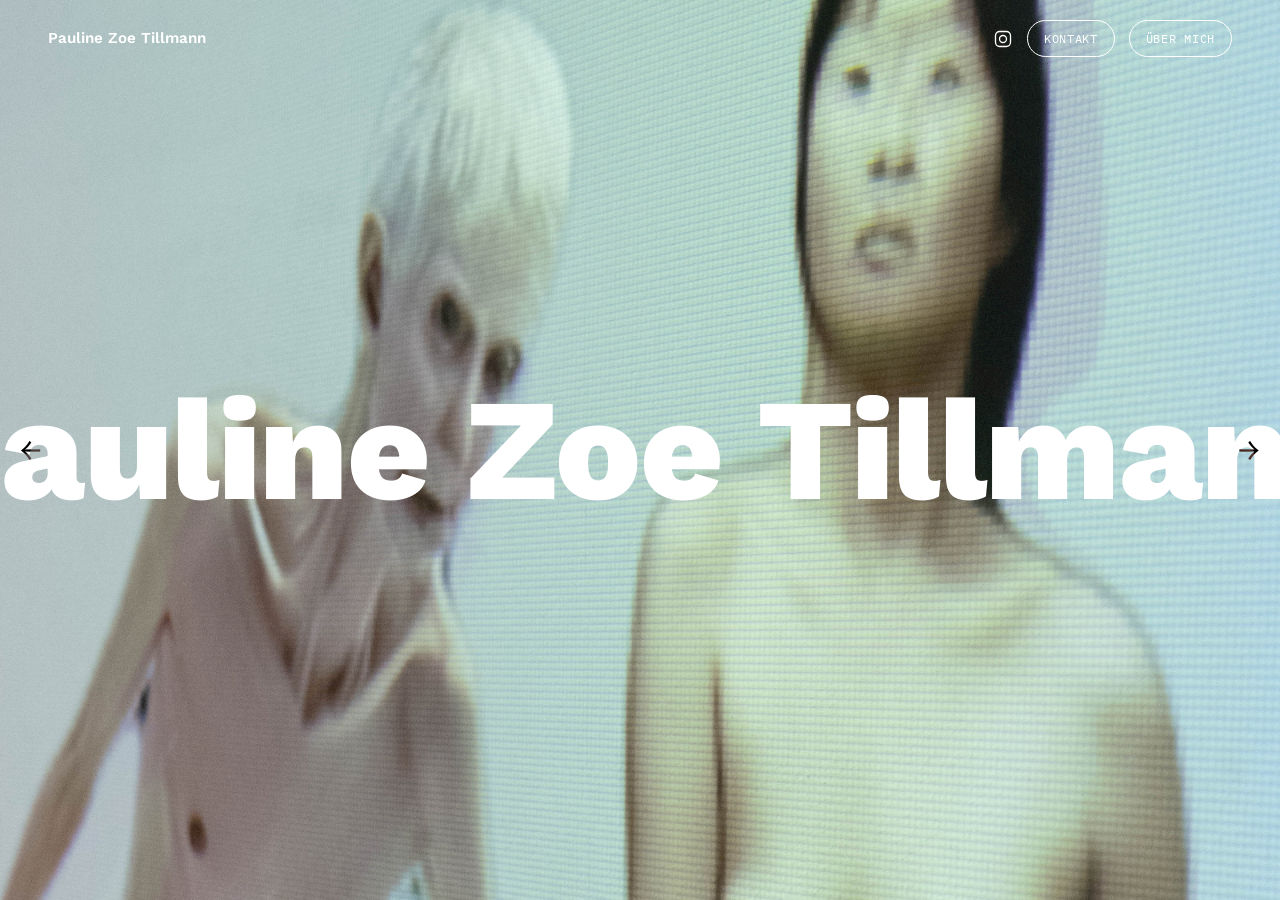
<file: index.html>
<!DOCTYPE html>
<html lang="de">
<head>
<meta charset="UTF-8" />
<meta name="viewport" content="width=device-width, initial-scale=1.0" />
<title>Pauline Zoe Tillmann</title>
<meta name="description" content="Portfolio von Pauline Zoe Tillmann." />
<link rel="stylesheet" href="css/style.css" />
</head>
<body class="landing-view">

<header class="site-chrome chrome-overlay">
  <a href="index.html" class="site-name">Pauline Zoe Tillmann</a>
  <div class="site-chrome-right">
    <a href="https://instagram.com/" target="_blank" rel="noopener" class="icon-link" aria-label="Instagram">
      <svg viewBox="0 0 24 24" fill="none" xmlns="http://www.w3.org/2000/svg" stroke-width="1.6">
        <rect x="3" y="3" width="18" height="18" rx="5" />
        <circle cx="12" cy="12" r="4.2" />
        <circle cx="17.4" cy="6.6" r="1" fill="currentColor" stroke="none" />
      </svg>
    </a>
    <a href="kontakt.html" class="btn-chrome">Kontakt</a>
    <a href="ueber-mich.html" class="btn-chrome">Über mich</a>
  </div>
</header>

<main class="stage-full">
  <div class="stage-photo-wrap" id="stagePhotoWrap">
    <img id="stagePhoto" src="" alt="" class="stage-photo-full" />
  </div>

  <div class="landing-name" id="landingName">
    <h1>Pauline Zoe Tillmann</h1>
  </div>

  <button class="edge-arrow edge-arrow-left" id="prevArrow" aria-label="Vorheriges Bild">←</button>
  <button class="edge-arrow edge-arrow-right" id="nextArrow" aria-label="Nächstes Bild">→</button>
</main>

<!-- SVG filter for the wave-distortion hover effect -->
<svg width="0" height="0" style="position:absolute" aria-hidden="true">
  <defs>
    <filter id="wave-distort" x="-20%" y="-20%" width="140%" height="140%">
      <feTurbulence id="waveTurb" type="fractalNoise" baseFrequency="0.012 0.02" numOctaves="2" seed="7" result="noise" />
      <feDisplacementMap id="waveDisplace" in="SourceGraphic" in2="noise" scale="0" xChannelSelector="R" yChannelSelector="G" />
    </filter>
  </defs>
</svg>

<script src="js/script.js"></script>
</body>
</html>
</file>
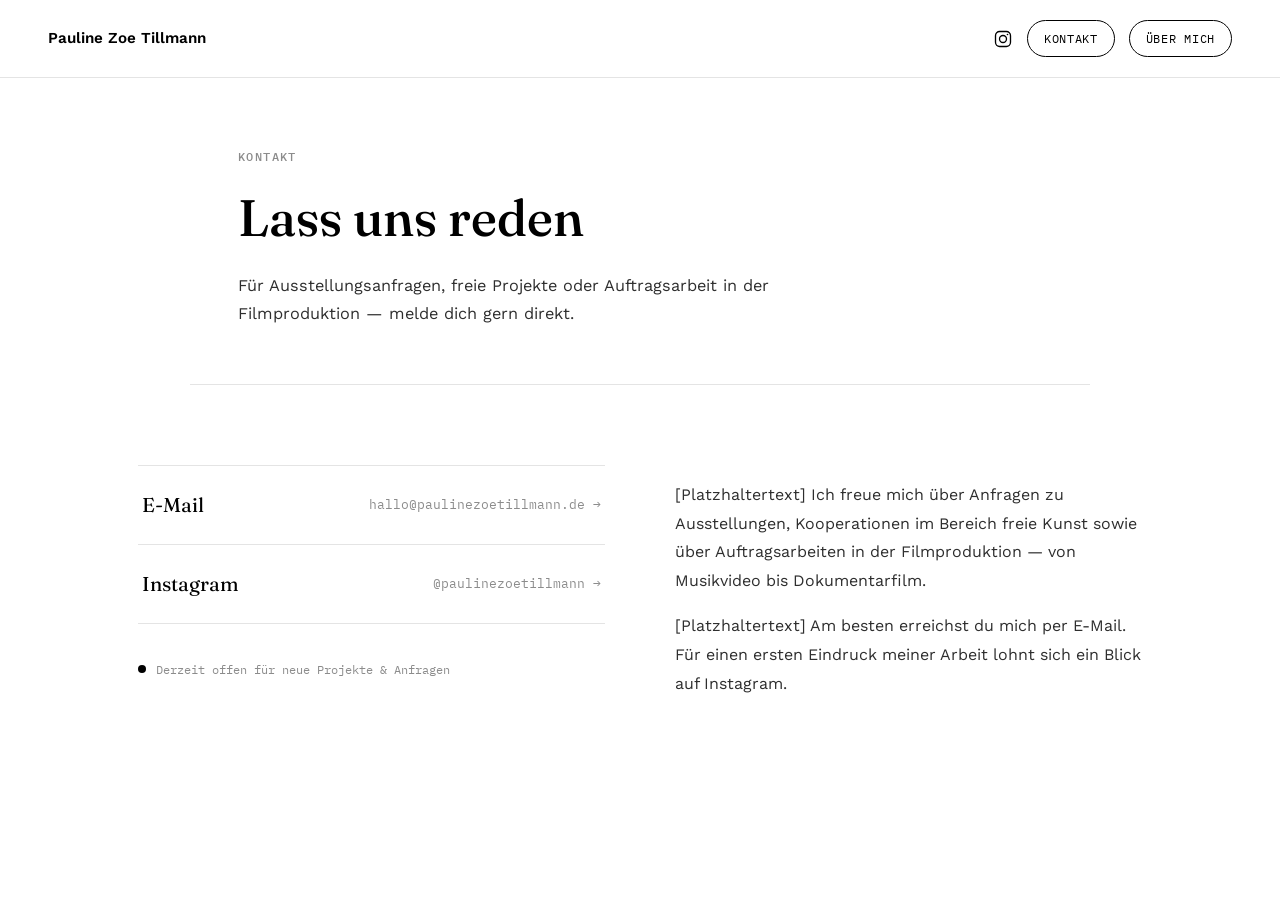
<file: kontakt.html>
<!DOCTYPE html>
<html lang="de">
<head>
<meta charset="UTF-8" />
<meta name="viewport" content="width=device-width, initial-scale=1.0" />
<title>Kontakt — Pauline Zoe Tillmann</title>
<meta name="description" content="Kontakt zu Pauline Zoe Tillmann für Ausstellungen und Auftragsarbeit." />
<link rel="stylesheet" href="css/style.css" />
</head>
<body>

<a href="#main" class="skip-link">Zum Inhalt springen</a>

<header class="site-chrome">
  <a href="index.html" class="site-name">Pauline Zoe Tillmann</a>
  <div class="site-chrome-right">
    <a href="https://instagram.com/" target="_blank" rel="noopener" class="icon-link" aria-label="Instagram">
      <svg viewBox="0 0 24 24" fill="none" xmlns="http://www.w3.org/2000/svg" stroke-width="1.6">
        <rect x="3" y="3" width="18" height="18" rx="5" />
        <circle cx="12" cy="12" r="4.2" />
        <circle cx="17.4" cy="6.6" r="1" fill="currentColor" stroke="none" />
      </svg>
    </a>
    <a href="kontakt.html" class="btn-chrome">Kontakt</a>
    <a href="ueber-mich.html" class="btn-chrome">Über mich</a>
  </div>
</header>

<main id="main">
<section class="page-header">
  <p class="page-title" style="font-family:var(--font-mono); font-size:0.72rem; letter-spacing:0.12em; text-transform:uppercase; color:var(--muted); margin-bottom:14px;">Kontakt</p>
  <h1 class="page-title">Lass uns reden</h1>
  <p class="page-lead">Für Ausstellungsanfragen, freie Projekte oder Auftragsarbeit in der Filmproduktion — melde dich gern direkt.</p>
</section>

<div class="contact-grid">
  <div>
    <ul class="contact-links">
      <li>
        <a href="mailto:hallo@paulinezoetillmann.de" class="contact-link">
          <span class="contact-link-label">E-Mail</span>
          <span class="contact-link-value">hallo@paulinezoetillmann.de →</span>
        </a>
      </li>
      <li>
        <a href="https://instagram.com/" target="_blank" rel="noopener" class="contact-link">
          <span class="contact-link-label">Instagram</span>
          <span class="contact-link-value">@paulinezoetillmann →</span>
        </a>
      </li>
    </ul>
    <div class="availability">
      <span class="availability-dot"></span>
      Derzeit offen für neue Projekte & Anfragen
    </div>
  </div>
  <div class="contact-note">
    <p>[Platzhaltertext] Ich freue mich über Anfragen zu Ausstellungen, Kooperationen im Bereich freie Kunst sowie über Auftragsarbeiten in der Filmproduktion — von Musikvideo bis Dokumentarfilm.</p>
    <p>[Platzhaltertext] Am besten erreichst du mich per E-Mail. Für einen ersten Eindruck meiner Arbeit lohnt sich ein Blick auf Instagram.</p>
  </div>
</div>
</main>

<script src="js/script.js"></script>
</body>
</html>
</file>
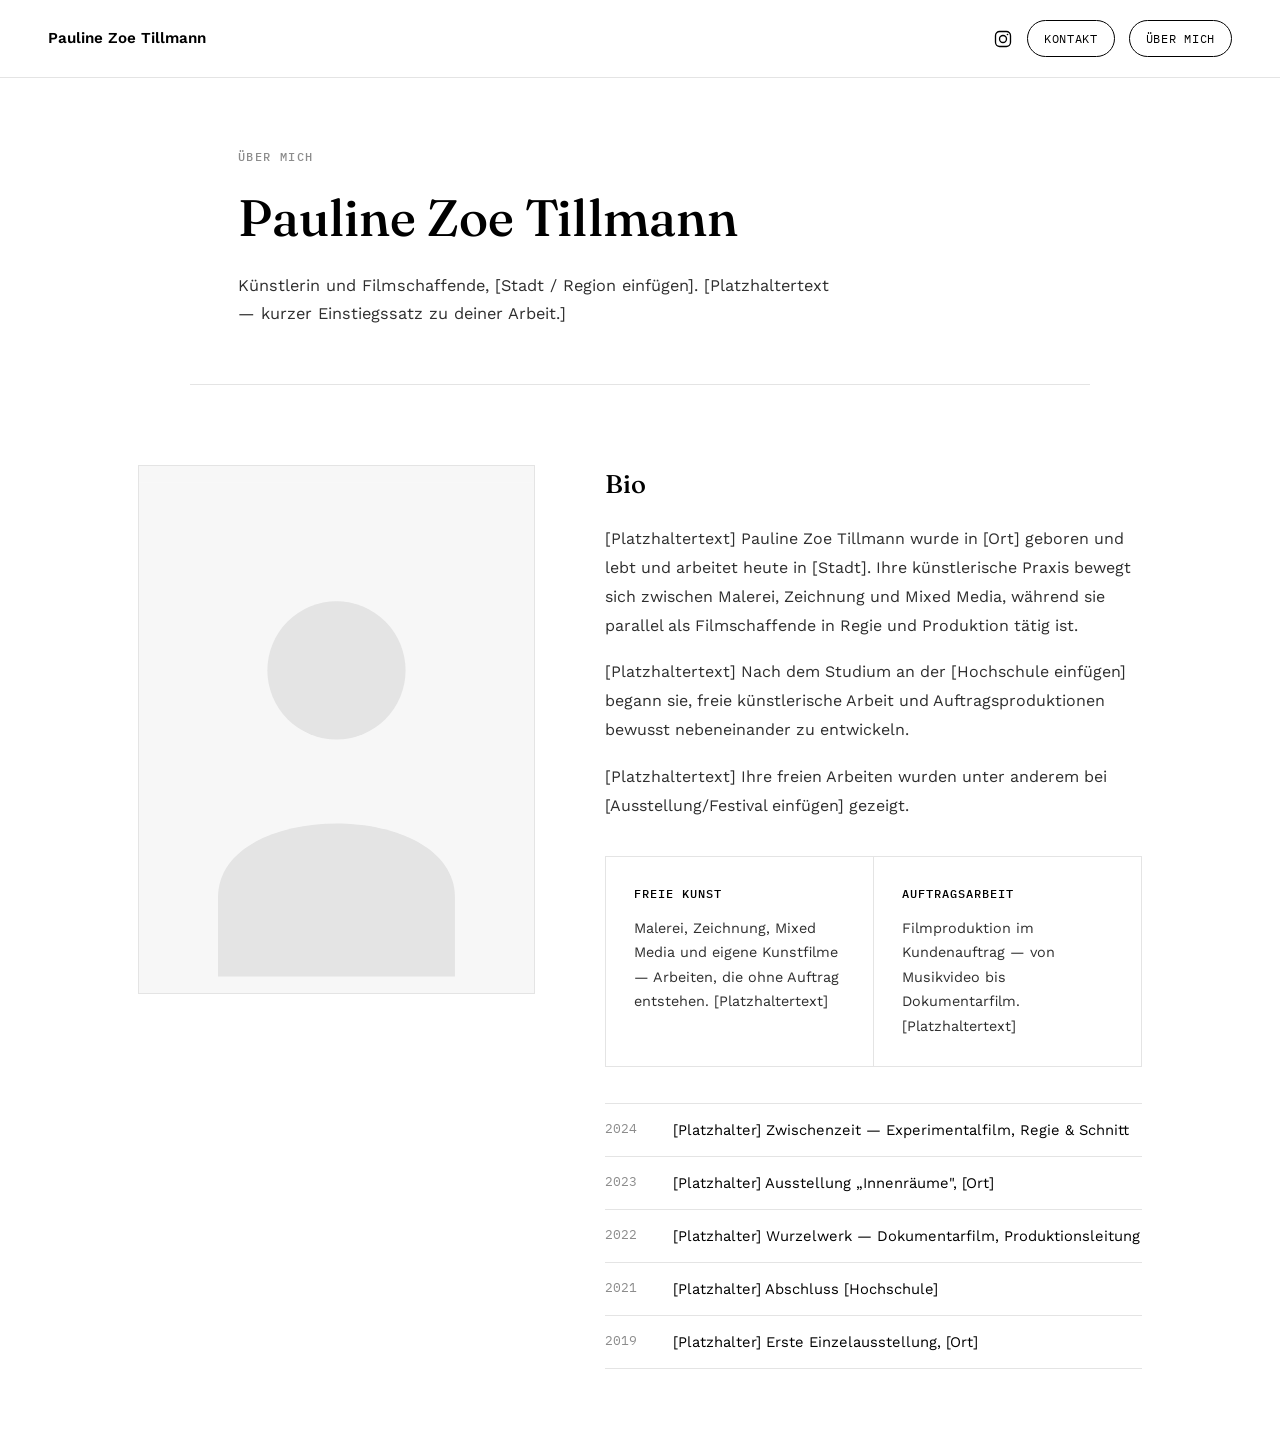
<file: ueber-mich.html>
<!DOCTYPE html>
<html lang="de">
<head>
<meta charset="UTF-8" />
<meta name="viewport" content="width=device-width, initial-scale=1.0" />
<title>Über mich — Pauline Zoe Tillmann</title>
<meta name="description" content="Über Pauline Zoe Tillmann — Künstlerin und Filmschaffende." />
<link rel="stylesheet" href="css/style.css" />
</head>
<body>

<a href="#main" class="skip-link">Zum Inhalt springen</a>

<header class="site-chrome">
  <a href="index.html" class="site-name">Pauline Zoe Tillmann</a>
  <div class="site-chrome-right">
    <a href="https://instagram.com/" target="_blank" rel="noopener" class="icon-link" aria-label="Instagram">
      <svg viewBox="0 0 24 24" fill="none" xmlns="http://www.w3.org/2000/svg" stroke-width="1.6">
        <rect x="3" y="3" width="18" height="18" rx="5" />
        <circle cx="12" cy="12" r="4.2" />
        <circle cx="17.4" cy="6.6" r="1" fill="currentColor" stroke="none" />
      </svg>
    </a>
    <a href="kontakt.html" class="btn-chrome">Kontakt</a>
    <a href="ueber-mich.html" class="btn-chrome">Über mich</a>
  </div>
</header>

<main id="main">
<section class="page-header">
  <p class="page-title" style="font-family:var(--font-mono); font-size:0.72rem; letter-spacing:0.12em; text-transform:uppercase; color:var(--muted); margin-bottom:14px;">Über mich</p>
  <h1 class="page-title">Pauline Zoe Tillmann</h1>
  <p class="page-lead">Künstlerin und Filmschaffende, [Stadt / Region einfügen]. [Platzhaltertext — kurzer Einstiegssatz zu deiner Arbeit.]</p>
</section>

<div class="about-grid">
  <div class="about-portrait">
    <svg viewBox="0 0 400 500" xmlns="http://www.w3.org/2000/svg">
      <rect width="400" height="500" fill="#F7F7F7"/>
      <circle cx="200" cy="190" r="70" fill="#E4E4E4"/>
      <path d="M80 420 C80 320 320 320 320 420 L320 500 L80 500 Z" fill="#E4E4E4"/>
    </svg>
  </div>
  <div class="about-text">
    <h2>Bio</h2>
    <p>[Platzhaltertext] Pauline Zoe Tillmann wurde in [Ort] geboren und lebt und arbeitet heute in [Stadt]. Ihre künstlerische Praxis bewegt sich zwischen Malerei, Zeichnung und Mixed Media, während sie parallel als Filmschaffende in Regie und Produktion tätig ist.</p>
    <p>[Platzhaltertext] Nach dem Studium an der [Hochschule einfügen] begann sie, freie künstlerische Arbeit und Auftragsproduktionen bewusst nebeneinander zu entwickeln.</p>
    <p>[Platzhaltertext] Ihre freien Arbeiten wurden unter anderem bei [Ausstellung/Festival einfügen] gezeigt.</p>

    <div class="practice-split">
      <div class="practice-col">
        <h3>Freie Kunst</h3>
        <p>Malerei, Zeichnung, Mixed Media und eigene Kunstfilme — Arbeiten, die ohne Auftrag entstehen. [Platzhaltertext]</p>
      </div>
      <div class="practice-col">
        <h3>Auftragsarbeit</h3>
        <p>Filmproduktion im Kundenauftrag — von Musikvideo bis Dokumentarfilm. [Platzhaltertext]</p>
      </div>
    </div>

    <ul class="cv-list">
      <li><span class="cv-year">2024</span><span>[Platzhalter] Zwischenzeit — Experimentalfilm, Regie &amp; Schnitt</span></li>
      <li><span class="cv-year">2023</span><span>[Platzhalter] Ausstellung „Innenräume", [Ort]</span></li>
      <li><span class="cv-year">2022</span><span>[Platzhalter] Wurzelwerk — Dokumentarfilm, Produktionsleitung</span></li>
      <li><span class="cv-year">2021</span><span>[Platzhalter] Abschluss [Hochschule]</span></li>
      <li><span class="cv-year">2019</span><span>[Platzhalter] Erste Einzelausstellung, [Ort]</span></li>
    </ul>
  </div>
</div>
</main>

<script src="js/script.js"></script>
</body>
</html>
</file>
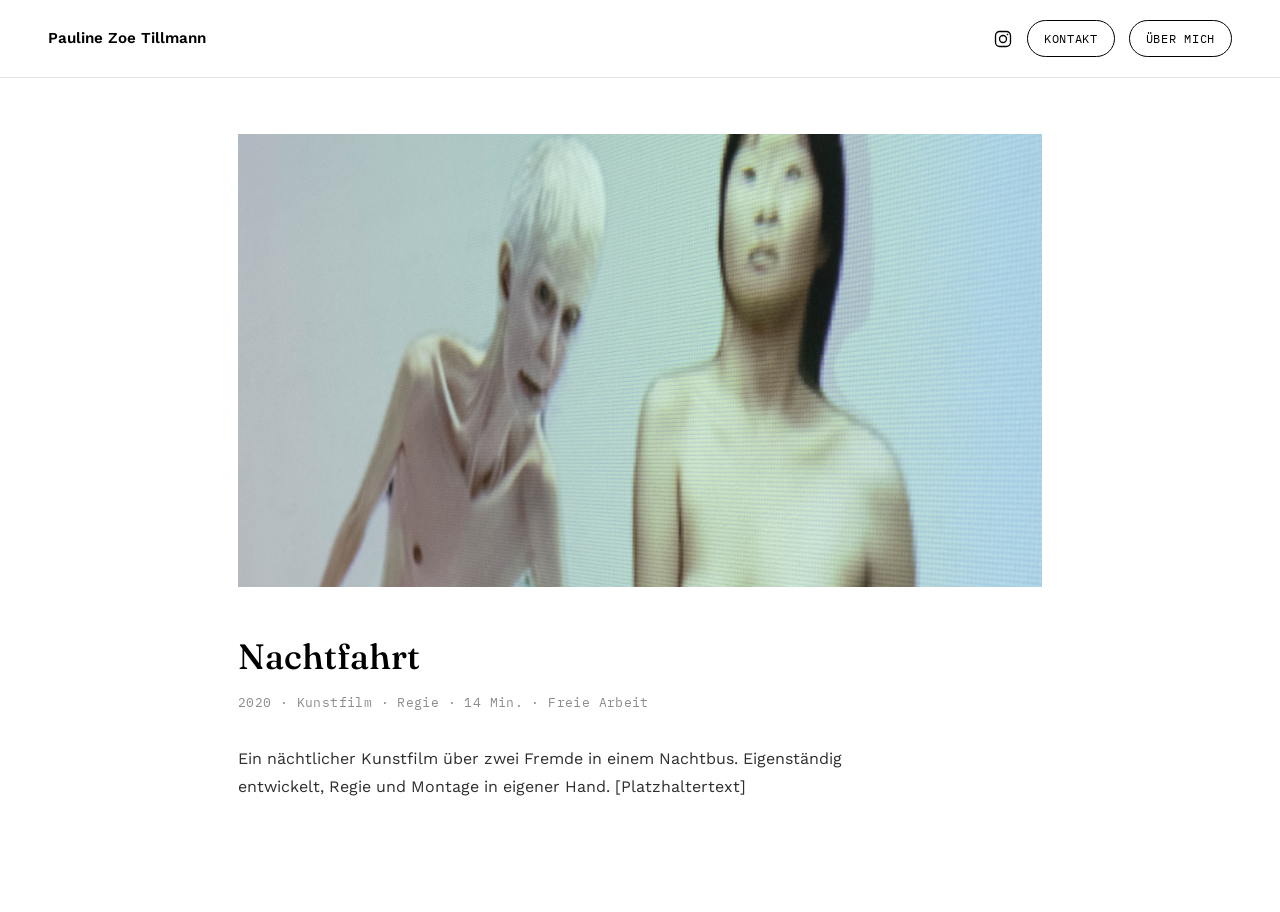
<file: werk.html>
<!DOCTYPE html>
<html lang="de">
<head>
<meta charset="UTF-8" />
<meta name="viewport" content="width=device-width, initial-scale=1.0" />
<title>Werk — Pauline Zoe Tillmann</title>
<link rel="stylesheet" href="css/style.css" />
</head>
<body>

<a href="#main" class="skip-link">Zum Inhalt springen</a>

<header class="site-chrome">
  <a href="index.html" class="site-name">Pauline Zoe Tillmann</a>
  <div class="site-chrome-right">
    <a href="https://instagram.com/" target="_blank" rel="noopener" class="icon-link" aria-label="Instagram">
      <svg viewBox="0 0 24 24" fill="none" xmlns="http://www.w3.org/2000/svg" stroke-width="1.6">
        <rect x="3" y="3" width="18" height="18" rx="5" />
        <circle cx="12" cy="12" r="4.2" />
        <circle cx="17.4" cy="6.6" r="1" fill="currentColor" stroke="none" />
      </svg>
    </a>
    <a href="kontakt.html" class="btn-chrome">Kontakt</a>
    <a href="ueber-mich.html" class="btn-chrome">Über mich</a>
  </div>
</header>

<main class="work-page" id="main">
  <div class="work-gallery" id="workGallery"></div>
  <h1 class="work-title" id="workTitle"></h1>
  <p class="work-meta" id="workMeta"></p>
  <p class="work-desc" id="workDesc"></p>
</main>

<script src="js/script.js"></script>
</body>
</html>
</file>
<file: css/style.css>
/* ============================================
   Pauline Zoe Tillmann — Portfolio
   Monochrome, image-first
   ============================================ */
@import url('https://fonts.googleapis.com/css2?family=Fraunces:ital,opsz,wght@0,9..144,300;0,9..144,400;0,9..144,500;1,9..144,400&family=Work+Sans:wght@400;500;600;700;800&family=IBM+Plex+Mono:wght@400;500&display=swap');

:root {
  --paper: #FFFFFF;
  --paper-2: #F7F7F7;
  --ink: #000000;
  --ink-soft: #2E2E2E;
  --muted: #8C8C8C;
  --line: #E4E4E4;

  --font-display: 'Fraunces', serif;
  --font-body: 'Work Sans', sans-serif;
  --font-mono: 'IBM Plex Mono', monospace;

  --gutter: clamp(20px, 5vw, 48px);
}

* { box-sizing: border-box; }

body {
  margin: 0;
  background: var(--paper);
  color: var(--ink);
  font-family: var(--font-body);
  line-height: 1.5;
  -webkit-font-smoothing: antialiased;
}

@media (prefers-reduced-motion: reduce) {
  *, *::before, *::after {
    animation-duration: 0.01ms !important;
    transition-duration: 0.01ms !important;
  }
}

a { color: inherit; text-decoration: none; }
img { max-width: 100%; display: block; }
::selection { background: var(--ink); color: var(--paper); }
:focus-visible { outline: 2px solid var(--ink); outline-offset: 3px; }

.skip-link {
  position: absolute; left: -9999px; top: 0;
  background: var(--ink); color: var(--paper);
  padding: 10px 16px; z-index: 200;
}
.skip-link:focus { left: 10px; top: 10px; }

/* ============================================
   Landing page — locked to the screen, no scroll
   ============================================ */
body.landing-view {
  height: 100dvh;
  overflow: hidden;
}

.stage-full {
  position: fixed;
  inset: 0;
}

.stage-photo-wrap {
  position: absolute;
  inset: 0;
  cursor: pointer;
  overflow: hidden;
  background: var(--paper-2);
}

.stage-photo-full {
  width: 100%;
  height: 100%;
  object-fit: cover;
  display: block;
  transition: opacity 0.3s ease;
  filter: url(#wave-distort);
}
.stage-photo-full.is-fading { opacity: 0; }

.landing-name {
  position: fixed;
  inset: 0;
  display: flex;
  align-items: center;
  justify-content: center;
  padding: 0 4vw;
  pointer-events: none;
  z-index: 20;
  transition: opacity 0.4s ease;
}
.landing-name.is-hidden { opacity: 0; }

.landing-name h1 {
  font-family: var(--font-body);
  font-weight: 800;
  font-size: clamp(2rem, 12vw, 9rem);
  line-height: 1;
  white-space: nowrap;
  color: #fff;
  mix-blend-mode: difference;
  letter-spacing: -0.01em;
  margin: 0;
}

/* Edge navigation arrows */
.edge-arrow {
  position: fixed;
  top: 50%;
  transform: translateY(-50%);
  background: none;
  border: none;
  cursor: pointer;
  font-family: var(--font-body);
  font-size: 1.8rem;
  color: #fff;
  mix-blend-mode: difference;
  padding: 26px 20px;
  z-index: 30;
  line-height: 1;
}
.edge-arrow-left { left: 0; }
.edge-arrow-right { right: 0; }
.edge-arrow:hover { opacity: 0.6; }

/* ============================================
   Top chrome: name (left) + instagram/kontakt/über mich (right)
   ============================================ */
.site-chrome {
  position: sticky;
  top: 0;
  z-index: 50;
  display: flex;
  align-items: center;
  justify-content: space-between;
  padding: 20px var(--gutter);
  background: rgba(255, 255, 255, 0.92);
  backdrop-filter: blur(8px);
  border-bottom: 1px solid var(--line);
}

.site-name {
  font-family: var(--font-body);
  font-weight: 600;
  font-size: 0.95rem;
  white-space: nowrap;
}

.site-chrome-right {
  display: flex;
  align-items: center;
  gap: 14px;
}

.icon-link {
  display: flex;
  align-items: center;
  justify-content: center;
}
.icon-link svg {
  width: 20px;
  height: 20px;
  stroke: currentColor;
  display: block;
}

.btn-chrome {
  font-family: var(--font-mono);
  font-size: 0.72rem;
  letter-spacing: 0.06em;
  text-transform: uppercase;
  padding: 9px 16px;
  border: 1px solid var(--ink);
  border-radius: 999px;
  transition: background 0.2s ease, color 0.2s ease;
  white-space: nowrap;
}
.btn-chrome:hover { background: var(--ink); color: var(--paper); }

/* Overlay variant used on the fullscreen landing page:
   fixed, transparent, and colour-inverting so it stays
   readable over any photo. */
.site-chrome.chrome-overlay {
  position: fixed;
  left: 0; right: 0; top: 0;
  background: transparent;
  backdrop-filter: none;
  border-bottom: none;
  z-index: 40;
  pointer-events: none;
}
.site-chrome.chrome-overlay > * { pointer-events: auto; }
.site-chrome.chrome-overlay .site-name,
.site-chrome.chrome-overlay .btn-chrome {
  color: #fff;
  border-color: #fff;
  background: transparent;
  mix-blend-mode: difference;
}
.site-chrome.chrome-overlay .btn-chrome:hover { background: rgba(255,255,255,0.18); }
.site-chrome.chrome-overlay .icon-link svg {
  stroke: #fff;
  mix-blend-mode: difference;
}

/* ============================================
   Work detail page (gallery + text)
   ============================================ */
.work-page {
  max-width: 900px;
  margin: 0 auto;
  padding: 56px var(--gutter) 110px;
}

.work-gallery {
  display: flex;
  flex-direction: column;
  gap: 4px;
  margin-bottom: 44px;
}
.work-gallery img { width: 100%; display: block; }

.work-title {
  font-family: var(--font-display);
  font-weight: 500;
  font-size: clamp(1.6rem, 3vw, 2.2rem);
  margin: 0 0 10px;
}

.work-meta {
  font-family: var(--font-mono);
  font-size: 0.8rem;
  letter-spacing: 0.03em;
  color: var(--muted);
  margin: 0 0 32px;
}

.work-desc {
  font-size: 1rem;
  line-height: 1.8;
  color: var(--ink-soft);
  max-width: 640px;
  margin: 0;
}

/* ============================================
   About page
   ============================================ */
.page-header {
  padding: 70px var(--gutter) 56px;
  border-bottom: 1px solid var(--line);
  max-width: 900px;
  margin: 0 auto;
}

.page-title {
  font-family: var(--font-display);
  font-size: clamp(2.1rem, 5vw, 3.2rem);
  font-weight: 500;
  margin: 0 0 16px;
}

.page-lead {
  font-size: 1.02rem;
  color: var(--ink-soft);
  max-width: 600px;
  line-height: 1.7;
  margin: 0;
}

.about-grid {
  max-width: 1100px;
  margin: 0 auto;
  display: grid;
  grid-template-columns: 0.85fr 1.15fr;
  gap: 70px;
  padding: 80px var(--gutter);
}

@media (max-width: 800px) {
  .about-grid { grid-template-columns: 1fr; gap: 44px; padding: 56px var(--gutter); }
}

.about-portrait {
  aspect-ratio: 3 / 4;
  background: var(--paper-2);
  overflow: hidden;
  border: 1px solid var(--line);
}
.about-portrait svg { width: 100%; height: 100%; }

.about-text h2 {
  font-family: var(--font-display);
  font-size: 1.6rem;
  font-weight: 500;
  margin: 0 0 22px;
}
.about-text p {
  color: var(--ink-soft);
  line-height: 1.8;
  font-size: 1rem;
  margin: 0 0 18px;
}
.about-text p:last-child { margin-bottom: 0; }

.practice-split {
  display: grid;
  grid-template-columns: 1fr 1fr;
  gap: 1px;
  background: var(--line);
  margin-top: 36px;
  border: 1px solid var(--line);
}
@media (max-width: 560px) { .practice-split { grid-template-columns: 1fr; } }

.practice-col { background: var(--paper); padding: 28px; }
.practice-col h3 {
  font-family: var(--font-mono);
  font-size: 0.76rem;
  letter-spacing: 0.08em;
  text-transform: uppercase;
  font-weight: 500;
  margin: 0 0 12px;
}
.practice-col p {
  color: var(--ink-soft);
  font-size: 0.9rem;
  line-height: 1.7;
  margin: 0;
}

.cv-list {
  list-style: none;
  padding: 0;
  margin: 36px 0 0;
  border-top: 1px solid var(--line);
}
.cv-list li {
  display: flex;
  gap: 22px;
  padding: 15px 0;
  border-bottom: 1px solid var(--line);
  font-size: 0.92rem;
}
.cv-year { font-family: var(--font-mono); color: var(--muted); font-size: 0.82rem; min-width: 46px; }

/* ============================================
   Contact page
   ============================================ */
.contact-grid {
  max-width: 1100px;
  margin: 0 auto;
  display: grid;
  grid-template-columns: 1fr 1fr;
  gap: 70px;
  padding: 80px var(--gutter) 110px;
}
@media (max-width: 800px) {
  .contact-grid { grid-template-columns: 1fr; gap: 48px; padding: 56px var(--gutter) 80px; }
}

.contact-links { list-style: none; margin: 0; padding: 0; }
.contact-links li { border-top: 1px solid var(--line); }
.contact-links li:last-child { border-bottom: 1px solid var(--line); }

.contact-link {
  display: flex;
  align-items: center;
  justify-content: space-between;
  padding: 24px 4px;
  transition: padding-left 0.2s ease;
}
.contact-link:hover { padding-left: 10px; }

.contact-link-label {
  font-family: var(--font-display);
  font-size: 1.25rem;
}
.contact-link-value {
  font-family: var(--font-mono);
  font-size: 0.8rem;
  color: var(--muted);
}

.contact-note { color: var(--ink-soft); line-height: 1.8; font-size: 1rem; }
.contact-note p + p { margin-top: 16px; }

.availability {
  margin-top: 36px;
  display: inline-flex;
  align-items: center;
  gap: 10px;
  font-family: var(--font-mono);
  font-size: 0.78rem;
  color: var(--muted);
}
.availability-dot { width: 8px; height: 8px; border-radius: 50%; background: var(--ink); }
</file>
